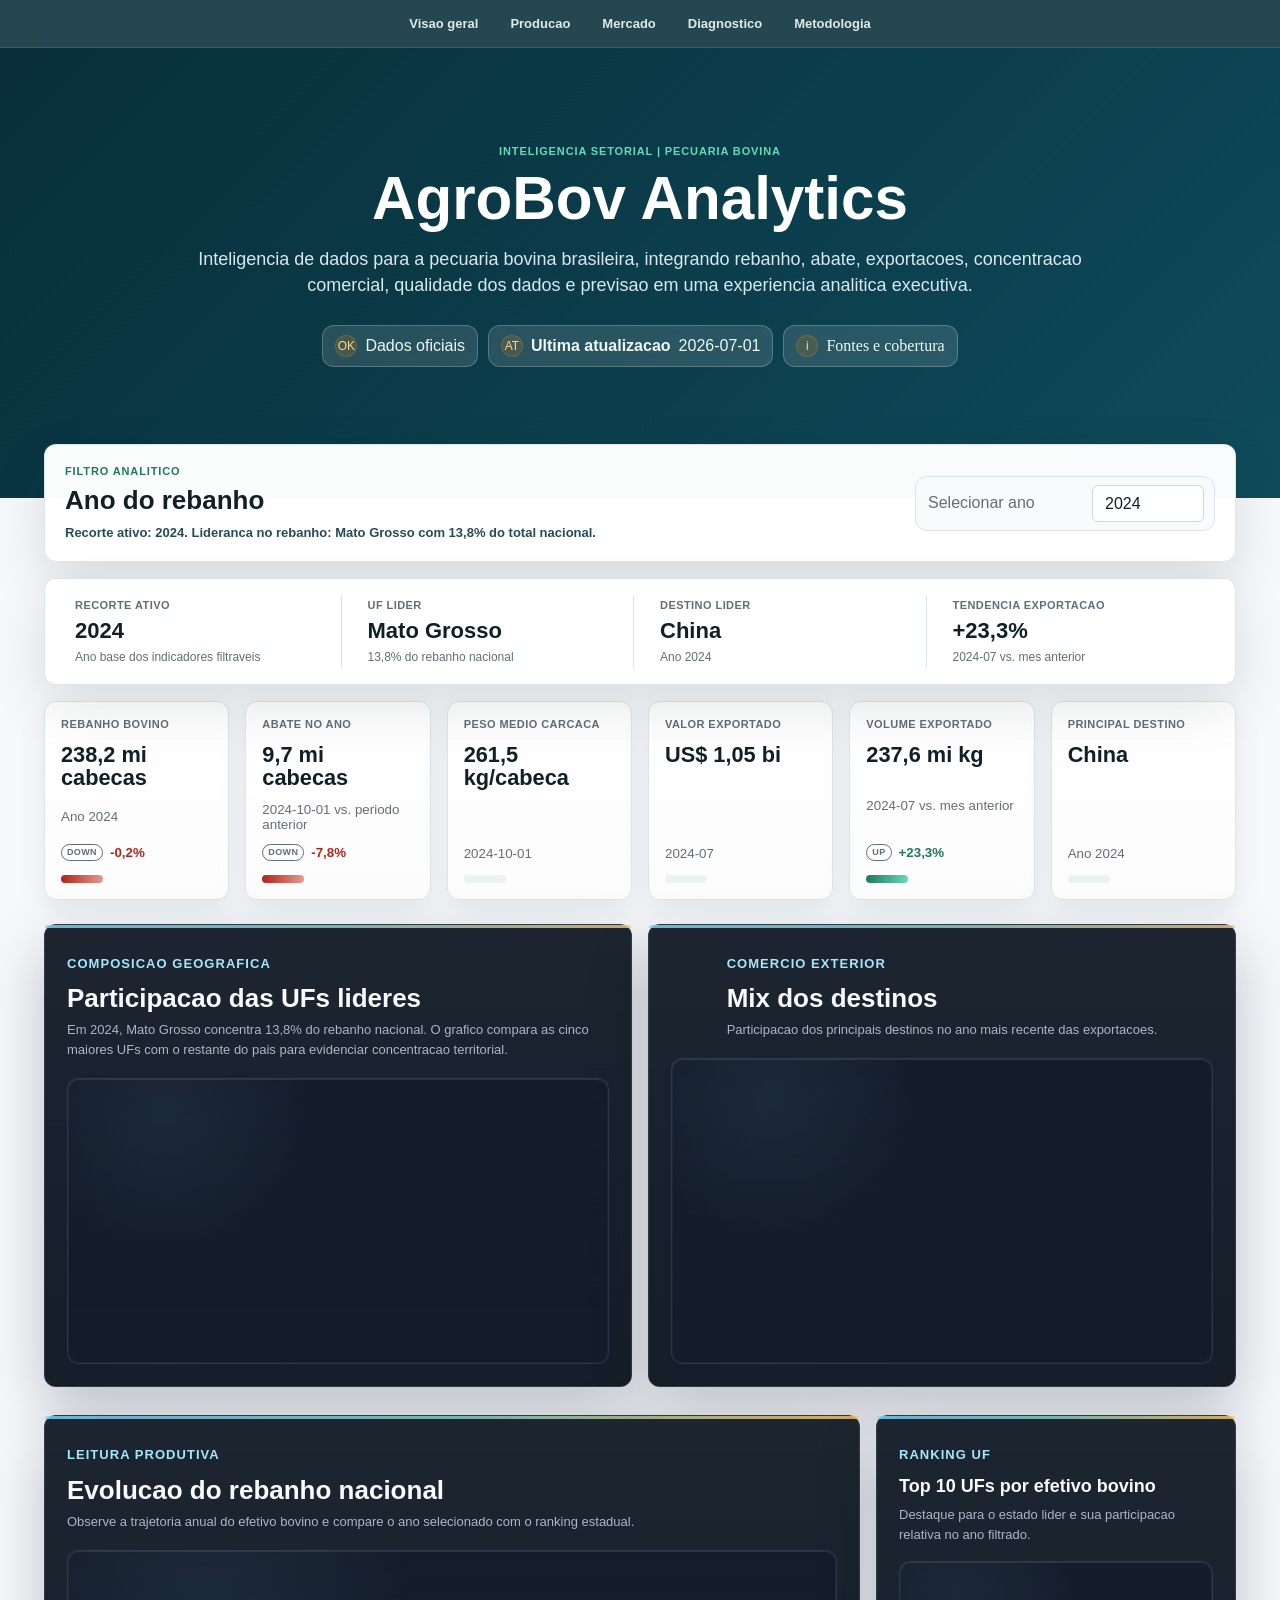
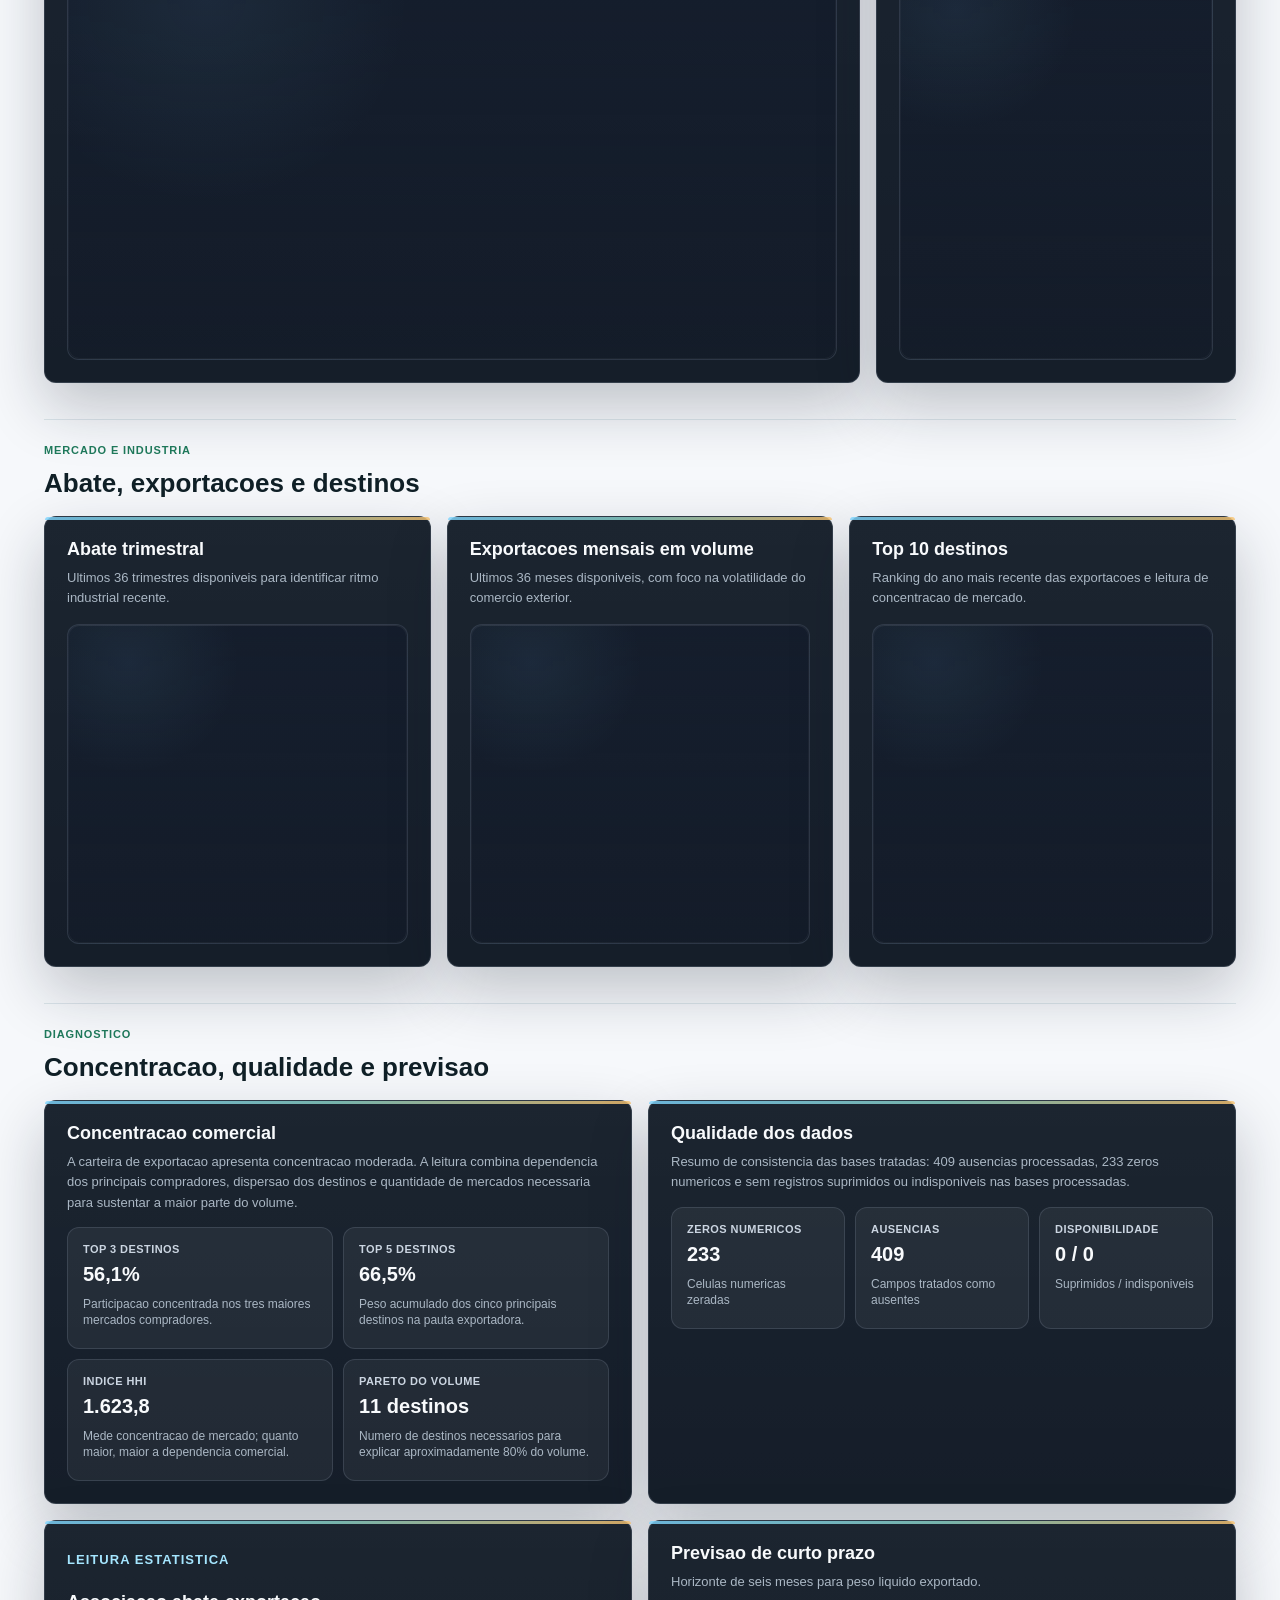
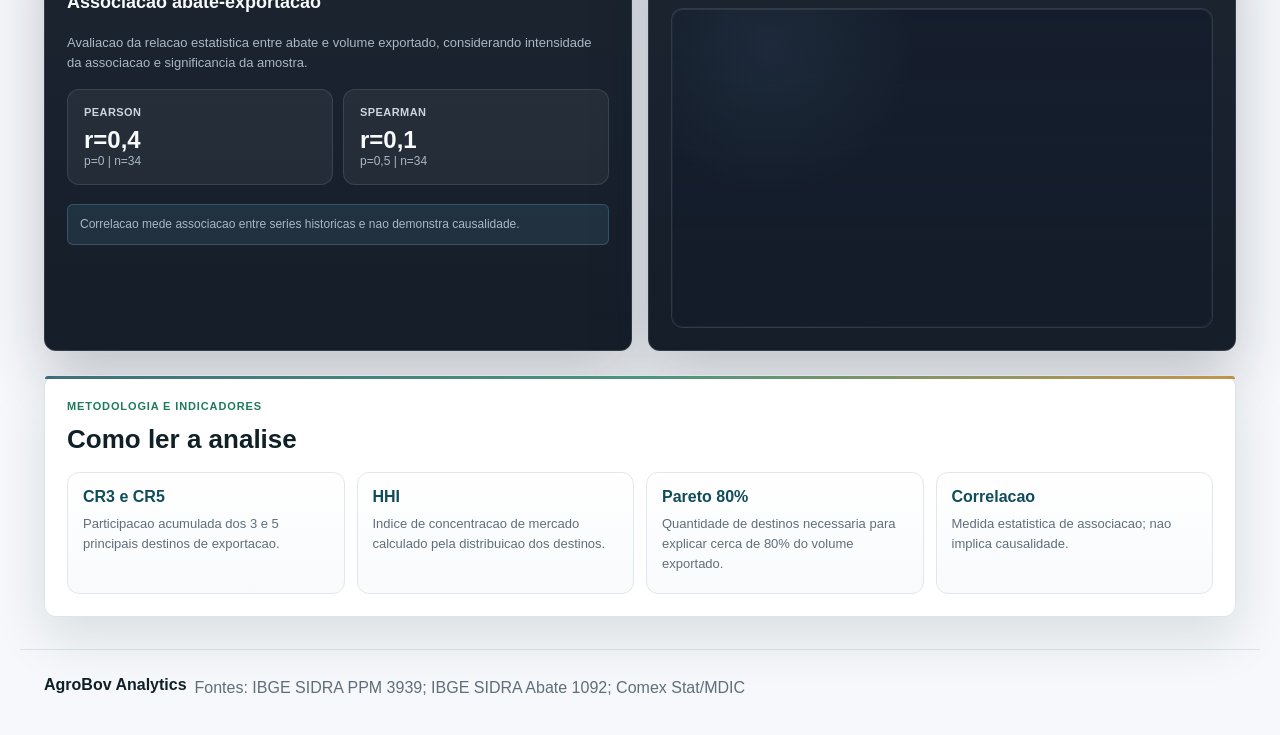
<file: dashboard/index.html>
<!doctype html>
<html lang="pt-BR">
<head>
  <meta charset="utf-8">
  <meta name="viewport" content="width=device-width, initial-scale=1">
  <title>AgroBov Analytics</title>
  <link rel="preconnect" href="https://cdn.jsdelivr.net">
  <link rel="stylesheet" href="assets/css/styles.css?v=95">
  <script src="assets/vendor/chart.umd.js"></script>
</head>
<body>
  <nav class="top-nav" aria-label="Navegacao principal">
    <a href="#overview">Visao geral</a>
    <a href="#production">Producao</a>
    <a href="#market">Mercado</a>
    <a href="#diagnostic">Diagnostico</a>
    <a href="#methodology">Metodologia</a>
  </nav>

  <header class="hero-stage">
    <div class="hero-inner">
      <div class="hero-copy">
        <p class="eyebrow">INTELIGENCIA SETORIAL | PECUARIA BOVINA</p>
        <h1>AgroBov Analytics</h1>
        <p class="hero-lead">Inteligencia de dados para a pecuaria bovina brasileira, integrando rebanho, abate, exportacoes, concentracao comercial, qualidade dos dados e previsao em uma experiencia analitica executiva.</p>
        <div class="trust-bar" aria-label="Cobertura e confiabilidade dos dados">
          <span class="trust-pill"><span class="icon" aria-hidden="true">OK</span> Dados oficiais</span>
          <span class="trust-pill"><span class="icon" aria-hidden="true">AT</span> <strong>Ultima atualizacao</strong> <span id="lastUpdate">carregando</span></span>
          <details class="source-popover">
            <summary><span class="icon" aria-hidden="true">i</span> Fontes e cobertura</summary>
            <div id="sourceDetails" class="source-details">Carregando fontes oficiais.</div>
          </details>
        </div>
      </div>
    </div>
  </header>

  <main id="overview">
    <section class="filter-bar" aria-labelledby="filterTitle">
      <div>
        <p class="eyebrow">Filtro analitico</p>
        <h2 id="filterTitle">Ano do rebanho</h2>
        <p id="filterContext" class="filter-context">O recorte altera os KPIs de rebanho, ranking por UF, donut geografico e destaque na serie historica.</p>
      </div>
      <label class="select-label" for="yearFilter">
        <span>Selecionar ano</span>
        <select id="yearFilter"></select>
      </label>
    </section>

    <section class="hero-metrics" id="heroMetrics" aria-label="Resumo dos destaques do recorte"></section>

    <section class="cards kpi-deck" id="cards" aria-label="Indicadores principais"></section>

    <section class="insight-grid" aria-label="Graficos de composicao">
      <article class="panel spotlight">
        <div>
          <p class="eyebrow">Composicao geografica</p>
          <h2>Participacao das UFs lideres</h2>
          <p id="ufShareDescription">Distribuicao do rebanho bovino entre as principais UFs, com leitura consolidada do restante do pais para avaliar concentracao territorial.</p>
        </div>
        <div class="chart-box donut" data-state="loading"><canvas id="ufShareChart"></canvas></div>
      </article>
      <article class="panel spotlight">
        <div>
          <p class="eyebrow">Comercio exterior</p>
          <h2>Mix dos destinos</h2>
          <p>Participacao dos principais destinos no ano mais recente das exportacoes.</p>
        </div>
        <div class="chart-box donut" data-state="loading"><canvas id="destShareChart"></canvas></div>
      </article>
    </section>

    <section class="showcase" id="production">
      <article class="panel main-chart">
        <div class="panel-head">
          <div>
            <p class="eyebrow">Leitura produtiva</p>
            <h2>Evolucao do rebanho nacional</h2>
            <p>Observe a trajetoria anual do efetivo bovino e compare o ano selecionado com o ranking estadual.</p>
          </div>
        </div>
        <div class="chart-box hero-chart" data-state="loading"><canvas id="herdChart"></canvas></div>
      </article>
      <article class="panel side-chart">
        <p class="eyebrow">Ranking UF</p>
        <h3>Top 10 UFs por efetivo bovino</h3>
        <p>Destaque para o estado lider e sua participacao relativa no ano filtrado.</p>
        <div class="chart-box side" data-state="loading"><canvas id="ufChart"></canvas></div>
      </article>
    </section>

    <section class="section-title" id="market">
      <div>
        <p class="eyebrow">Mercado e industria</p>
        <h2>Abate, exportacoes e destinos</h2>
      </div>
    </section>
    <section class="grid three">
      <article class="panel">
        <h3>Abate trimestral</h3>
        <p>Ultimos 36 trimestres disponiveis para identificar ritmo industrial recente.</p>
        <div class="chart-box small" data-state="loading"><canvas id="slaughterChart"></canvas></div>
      </article>
      <article class="panel">
        <h3>Exportacoes mensais em volume</h3>
        <p>Ultimos 36 meses disponiveis, com foco na volatilidade do comercio exterior.</p>
        <div class="chart-box small" data-state="loading"><canvas id="exportsChart"></canvas></div>
      </article>
      <article class="panel">
        <h3>Top 10 destinos</h3>
        <p>Ranking do ano mais recente das exportacoes e leitura de concentracao de mercado.</p>
        <div class="chart-box small" data-state="loading"><canvas id="destChart"></canvas></div>
      </article>
    </section>

    <section class="section-title" id="diagnostic">
      <div>
        <p class="eyebrow">Diagnostico</p>
        <h2>Concentracao, qualidade e previsao</h2>
      </div>
    </section>
    <section class="grid diagnostic">
      <article class="panel">
        <h3>Concentracao comercial</h3>
        <p id="concentrationDescription">Leitura da dependencia comercial por destino, combinando participacao acumulada dos principais mercados e indice de concentracao.</p>
        <div class="metric-strip" id="concentration"></div>
      </article>
      <article class="panel">
        <h3>Qualidade dos dados</h3>
        <p id="qualityDescription">Monitoramento consolidado das bases tratadas, com foco em completude, ocorrencias numericas e sinais de disponibilidade dos dados oficiais.</p>
        <div class="metric-strip quality" id="quality"></div>
      </article>
      <article class="panel correlation" id="correlation"></article>
      <article class="panel">
        <h3>Previsao de curto prazo</h3>
        <p>Horizonte de seis meses para peso liquido exportado.</p>
        <div class="chart-box small" data-state="loading"><canvas id="forecastChart"></canvas></div>
      </article>
    </section>

    <section class="methodology" id="methodology" aria-labelledby="methodologyTitle">
      <div>
        <p class="eyebrow">Metodologia e indicadores</p>
        <h2 id="methodologyTitle">Como ler a analise</h2>
      </div>
      <div class="method-grid">
        <article><strong>CR3 e CR5</strong><p>Participacao acumulada dos 3 e 5 principais destinos de exportacao.</p></article>
        <article><strong>HHI</strong><p>Indice de concentracao de mercado calculado pela distribuicao dos destinos.</p></article>
        <article><strong>Pareto 80%</strong><p>Quantidade de destinos necessaria para explicar cerca de 80% do volume exportado.</p></article>
        <article><strong>Correlacao</strong><p>Medida estatistica de associacao; nao implica causalidade.</p></article>
      </div>
    </section>
  </main>

  <footer class="footer">
    <div>
      <strong>AgroBov Analytics</strong>
      <p id="footerSources">Fontes: IBGE SIDRA PPM, IBGE SIDRA Abate e Comex Stat/MDIC.</p>
    </div>
  </footer>

  <script src="assets/js/app.js?v=95"></script>
</body>
</html>
</file>
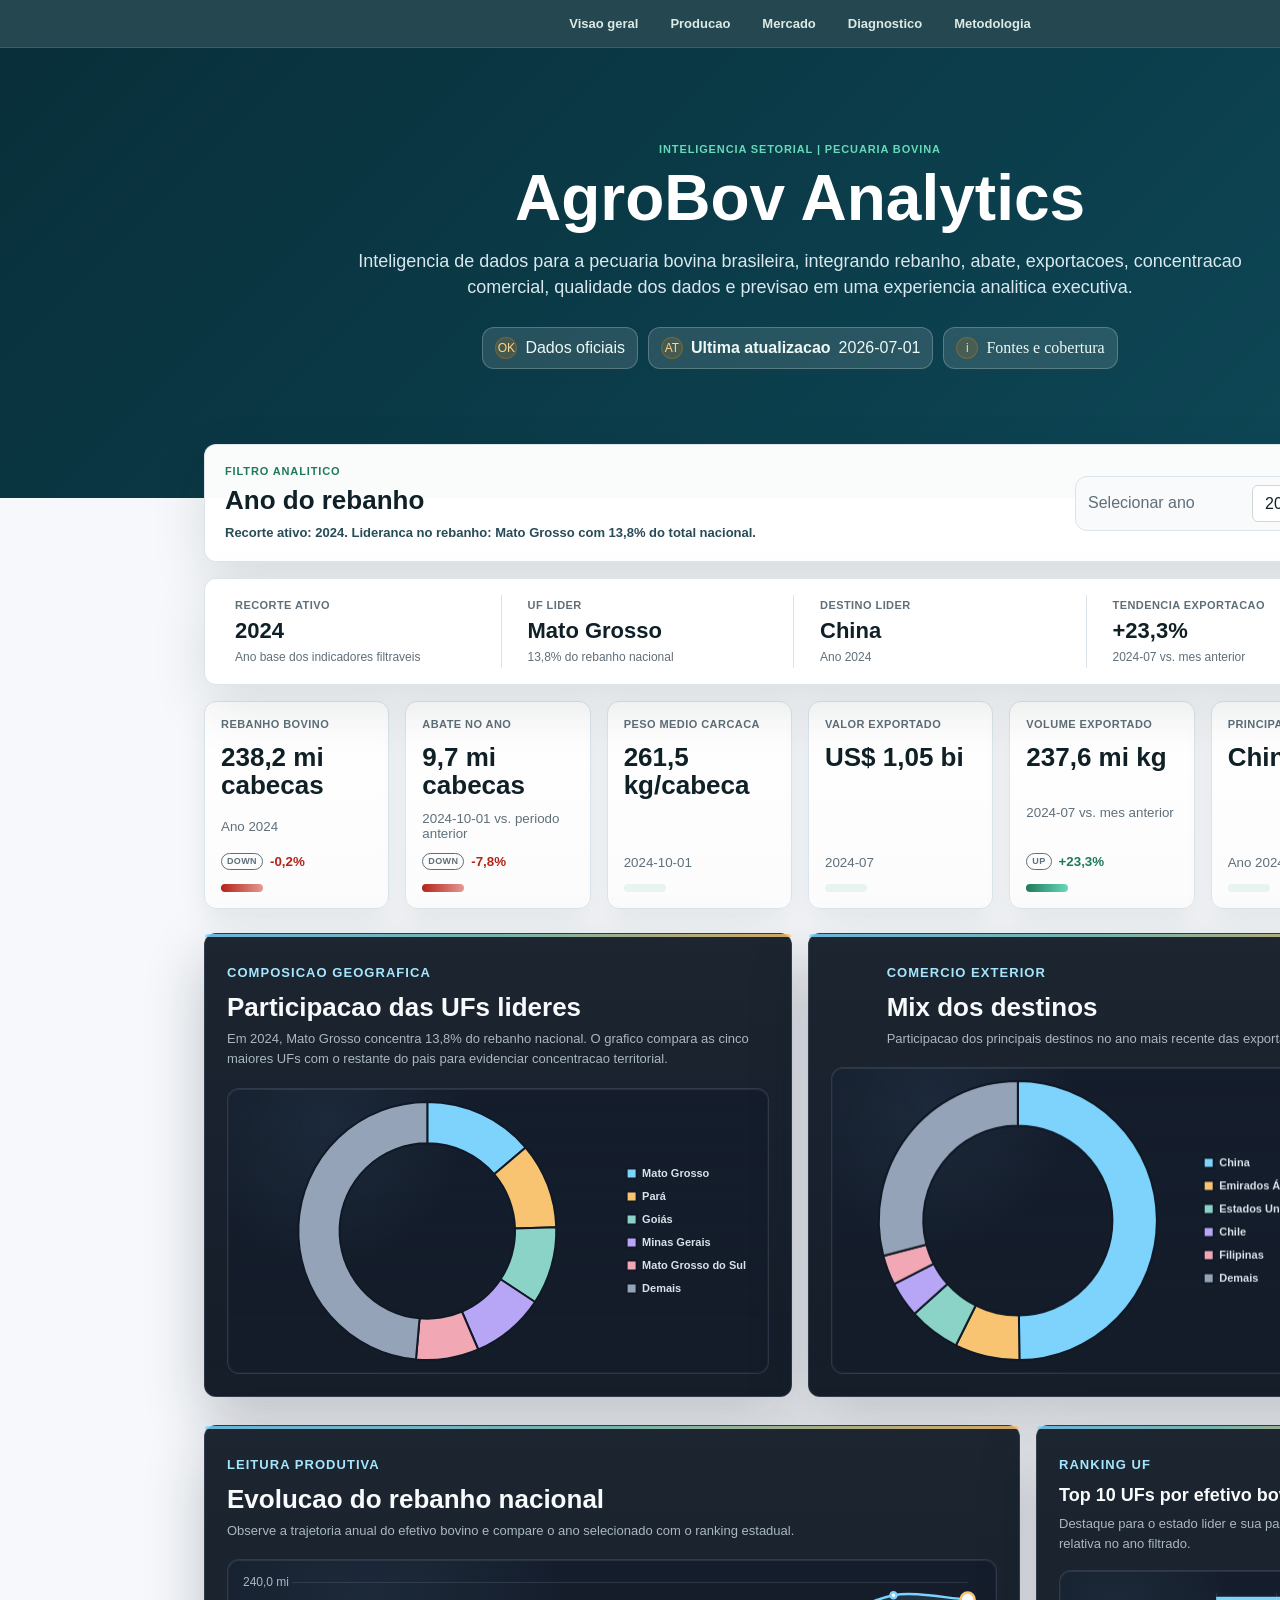
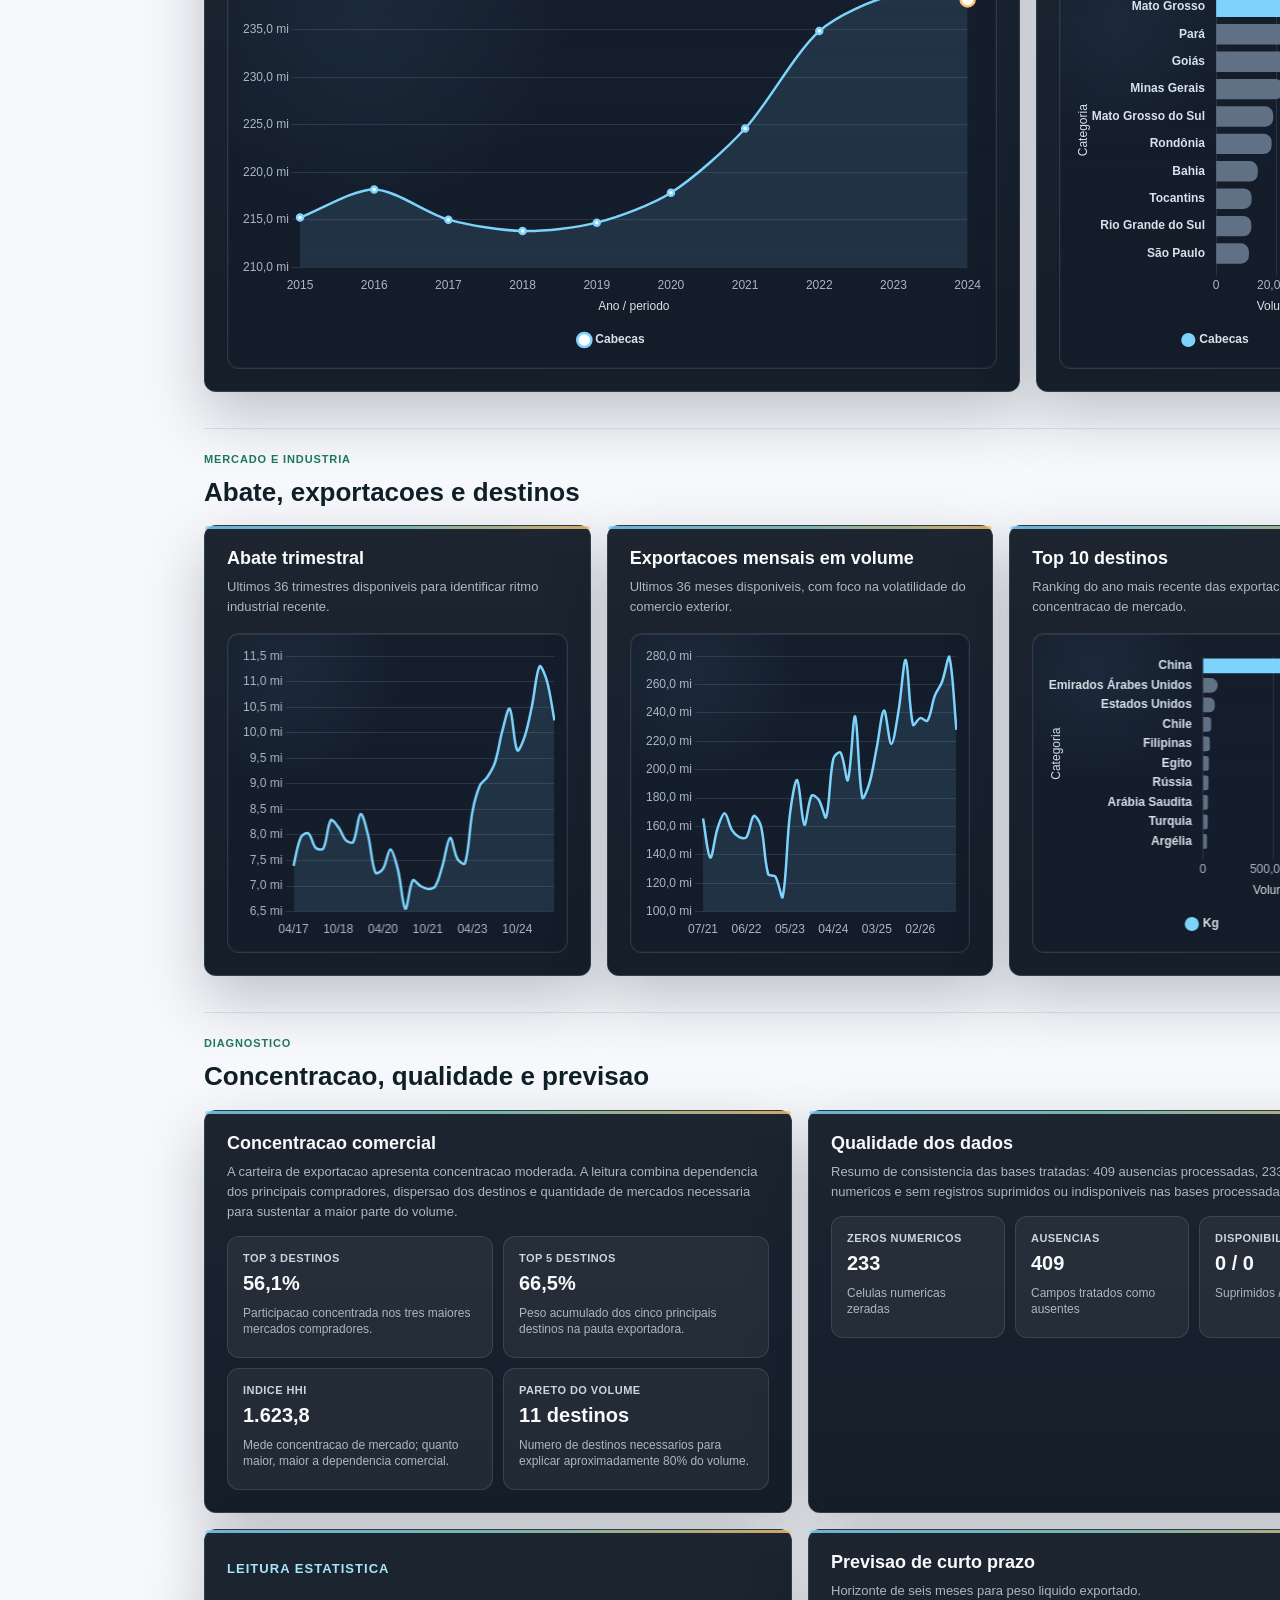
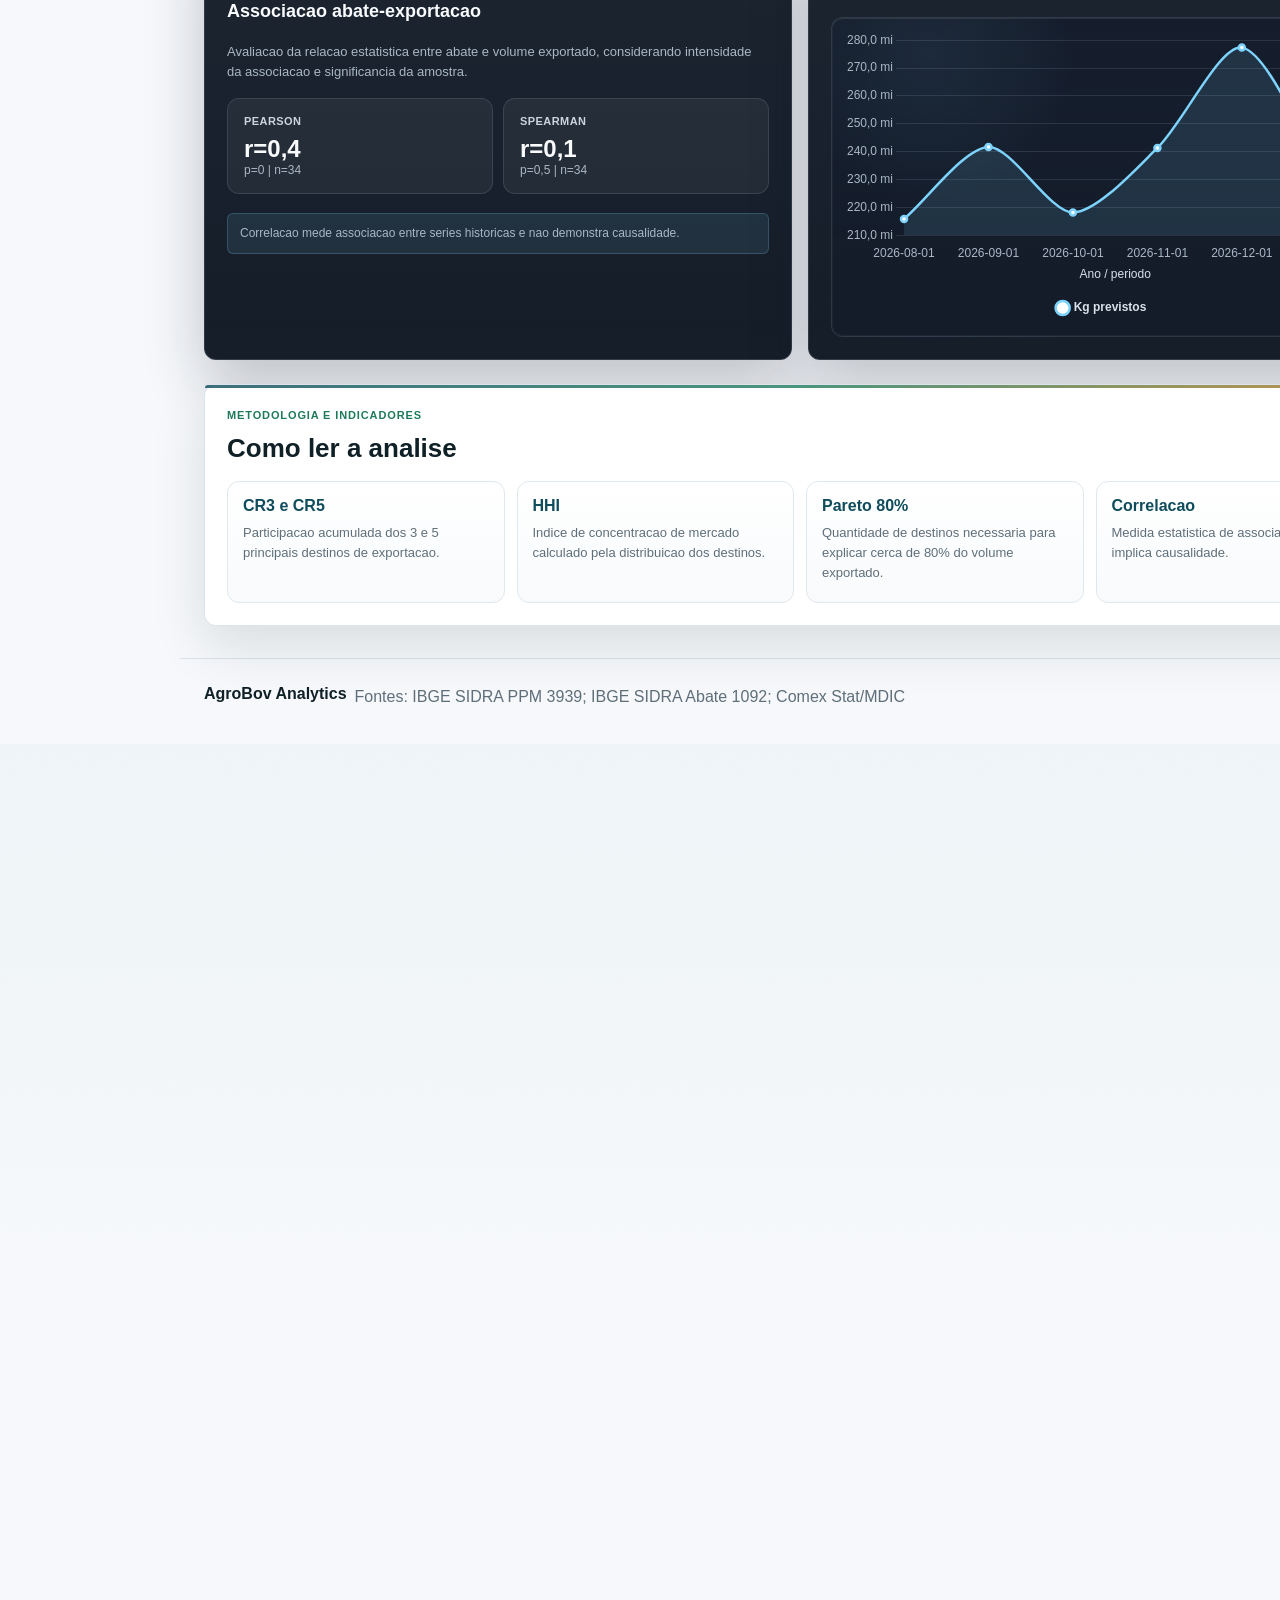
<file: dashboard/capture.html>
<!doctype html>
<html lang="pt-BR">
<head>
  <meta charset="utf-8">
  <meta name="viewport" content="width=device-width, initial-scale=1">
  <title>AgroBov Analytics - Capture</title>
  <style>
    html,
    body {
      background: #f6f8fb;
      height: 100%;
      margin: 0;
      overflow: hidden;
      width: 100%;
    }

    iframe {
      border: 0;
      height: 5200px;
      left: 0;
      position: absolute;
      top: 0;
      transform: translateY(calc(var(--offset, 0) * -1px));
      width: 1600px;
    }
  </style>
</head>
<body>
  <iframe id="frame" src="index.html?fresh=capture-local"></iframe>
  <script>
    const params = new URLSearchParams(location.search);
    document.documentElement.style.setProperty("--offset", params.get("offset") || "0");
  </script>
</body>
</html>
</file>
<file: dashboard/assets/css/styles.css>
:root {
  color-scheme: light;
  --bg: #f6f8fb;
  --surface: #ffffff;
  --surface-soft: #f8fafc;
  --ink: #102027;
  --muted: #5f6f7a;
  --line: #dbe4ea;
  --deep: #082f3a;
  --petrol: #0f4c5c;
  --green: #1f7a5c;
  --green-soft: #e8f4ef;
  --gold: #b7791f;
  --red: #b42318;
  --blue: #2563eb;
  --violet: #6d28d9;
  --cyan: #0e7490;
  --dark-panel: #101925;
  --dark-panel-2: #172436;
  --dark-line: rgba(148, 163, 184, .20);
  --dark-text: #f8fafc;
  --dark-muted: #aab7c4;
  --accent-blue: #7dd3fc;
  --accent-orange: #f8c471;
  --accent-pink: #8bd3c7;
  --radius: 12px;
  --radius-sm: 6px;
  --space: 16px;
  --shadow: 0 20px 54px rgba(18, 32, 27, .12);
  --shadow-soft: 0 10px 28px rgba(18, 32, 27, .08);
  --font: "Segoe UI", Inter, Manrope, Arial, sans-serif;
}

* { box-sizing: border-box; }

html { scroll-behavior: smooth; }

body {
  background:
    linear-gradient(180deg, #eef4f7 0, var(--bg) 520px),
    var(--bg);
  color: var(--ink);
  font-family: var(--font);
  margin: 0;
}

body,
button,
select { font: inherit; }

h1,
h2,
h3,
strong,
span,
p,
a,
small,
label,
select {
  font-family: var(--font);
}

a { color: inherit; text-decoration: none; }

.top-nav {
  align-items: center;
  backdrop-filter: blur(16px);
  background: rgba(8, 47, 58, .88);
  border-bottom: 1px solid rgba(255, 255, 255, .12);
  color: #dcebe6;
  display: flex;
  gap: 8px;
  justify-content: center;
  left: 0;
  min-height: 48px;
  padding: 8px 16px;
  position: sticky;
  right: 0;
  top: 0;
  z-index: 20;
}

.top-nav a {
  border-radius: 999px;
  color: #dcebe6;
  font-size: 13px;
  font-weight: 700;
  padding: 8px 12px;
  transition: background .18s ease, color .18s ease;
}

.top-nav a:hover,
.top-nav a:focus-visible {
  background: rgba(255, 255, 255, .12);
  color: #ffffff;
}

button,
select,
summary { outline-color: transparent; }

:focus-visible {
  outline: 3px solid rgba(185, 138, 61, .42);
  outline-offset: 3px;
}

.hero-stage {
  background:
    linear-gradient(135deg, rgba(8, 47, 58, .98), rgba(15, 76, 92, .96)),
    var(--deep);
  color: white;
  padding: 42px 24px 78px;
}

.hero-inner,
main,
.footer {
  margin: 0 auto;
  max-width: 1240px;
}

.hero-inner {
  align-items: center;
  display: flex;
  justify-content: center;
  min-height: 330px;
  text-align: center;
}

.hero-copy {
  align-self: center;
  margin: 0 auto;
  max-width: 980px;
}

.eyebrow,
.section-kicker {
  color: #66d9b8;
  font-size: 11px;
  font-weight: 800;
  letter-spacing: .08em;
  margin: 0 0 10px;
  text-transform: uppercase;
}

h1,
h2,
h3,
p { margin: 0; }

h1 {
  font-size: clamp(42px, 4.7vw, 64px);
  font-weight: 800;
  letter-spacing: 0;
  line-height: .96;
  margin-bottom: 18px;
}

h2 { font-size: 26px; line-height: 1.12; }
h3 { font-size: 18px; line-height: 1.22; }

p {
  color: var(--muted);
  line-height: 1.55;
}

.hero-lead {
  color: #d8e8ee;
  font-size: 18px;
  line-height: 1.48;
  margin: 0 auto;
  max-width: 900px;
}

.trust-bar {
  align-items: center;
  display: flex;
  flex-wrap: wrap;
  gap: 10px;
  justify-content: center;
  margin-top: 26px;
}

.trust-pill,
.source-popover summary {
  align-items: center;
  background: rgba(255, 255, 255, .12);
  border: 1px solid rgba(255, 255, 255, .22);
  border-radius: var(--radius);
  color: #eef8f4;
  display: inline-flex;
  gap: 8px;
  min-height: 40px;
  padding: 9px 12px;
}

.icon {
  align-items: center;
  background: rgba(183, 121, 31, .22);
  border: 1px solid rgba(183, 121, 31, .38);
  border-radius: 999px;
  color: #ffd38a;
  display: inline-flex;
  font-size: 12px;
  height: 22px;
  justify-content: center;
  width: 22px;
}

.source-popover {
  position: relative;
}

.source-popover summary {
  cursor: pointer;
  list-style: none;
}

.source-popover summary::-webkit-details-marker { display: none; }

.source-details {
  background: var(--surface);
  border: 1px solid var(--line);
  border-radius: var(--radius);
  box-shadow: var(--shadow);
  color: var(--ink);
  line-height: 1.5;
  margin-top: 10px;
  min-width: min(440px, 86vw);
  padding: 16px;
  position: absolute;
  z-index: 5;
}

.source-details span {
  display: block;
  margin-top: 6px;
}

.brief-card,
.filter-bar,
.hero-metrics,
.panel,
.methodology {
  background: rgba(255, 255, 255, .98);
  border: 1px solid rgba(219, 228, 234, .95);
  border-radius: var(--radius);
  box-shadow: var(--shadow);
}

.brief-card {
  color: var(--ink);
  padding: 24px;
}

.brief-card,
.panel,
.methodology,
.filter-bar,
.hero-metrics {
  position: relative;
}

.brief-card::before,
.panel::before,
.methodology::before {
  background: linear-gradient(90deg, var(--petrol), var(--green), var(--gold));
  border-radius: var(--radius) var(--radius) 0 0;
  content: "";
  height: 3px;
  inset: 0 0 auto;
  opacity: .8;
  position: absolute;
}

.brief-card h2 { margin-bottom: 16px; }

.brief-card .section-kicker { color: var(--green); }

main {
  margin-top: -54px;
  padding: 0 24px 32px;
}

main > section {
  width: 100%;
}

.hero-metrics {
  display: grid;
  gap: 12px;
  grid-template-columns: repeat(4, minmax(0, 1fr));
  margin-bottom: 16px;
  padding: 16px;
}

.hero-metric {
  border-right: 1px solid var(--line);
  min-width: 0;
  padding: 4px 14px;
}

.hero-metric:last-child { border-right: 0; }

.hero-metric span {
  color: var(--muted);
  display: block;
  font-size: 11px;
  font-weight: 800;
  letter-spacing: .04em;
  text-transform: uppercase;
}

.hero-metric strong {
  color: var(--ink);
  display: block;
  font-size: 22px;
  line-height: 1.12;
  margin-top: 8px;
}

.hero-metric small {
  color: var(--muted);
  display: block;
  font-size: 12px;
  margin-top: 6px;
}

.filter-bar {
  align-items: center;
  display: flex;
  justify-content: space-between;
  gap: 20px;
  margin-bottom: 16px;
  padding: 18px 20px;
}

.filter-bar .eyebrow { color: var(--green); margin-bottom: 6px; }

.filter-context {
  color: #274b57;
  font-size: 13px;
  font-weight: 650;
  margin-top: 8px;
}

.select-label {
  align-items: center;
  background: var(--surface-soft);
  border: 1px solid var(--line);
  border-radius: var(--radius);
  color: var(--muted);
  display: flex;
  gap: 12px;
  min-width: 300px;
  justify-content: space-between;
  padding: 8px 10px 8px 12px;
}

select {
  appearance: none;
  background: var(--surface);
  border: 1px solid #cdd9d2;
  border-radius: var(--radius-sm);
  color: var(--ink);
  cursor: pointer;
  min-width: 112px;
  padding: 9px 32px 9px 12px;
}

select:hover,
.select-label:hover { border-color: #b8c9c0; }

.kpi-deck {
  display: grid;
  gap: 16px;
  grid-template-columns: repeat(6, minmax(0, 1fr));
  margin-bottom: 24px;
}

.insight-grid {
  display: grid;
  gap: 16px;
  grid-template-columns: repeat(2, minmax(0, 1fr));
  margin-bottom: 28px;
  align-items: stretch;
}

.spotlight {
  display: grid;
  gap: 18px;
  grid-template-columns: minmax(0, .85fr) minmax(220px, .65fr);
  align-items: center;
}

.card {
  background: linear-gradient(180deg, #ffffff, #fbfcfb);
  border: 1px solid var(--line);
  border-radius: var(--radius);
  box-shadow: var(--shadow-soft);
  display: flex;
  flex-direction: column;
  min-height: 166px;
  min-width: 0;
  padding: 16px;
  transition: transform .18s ease, box-shadow .18s ease, border-color .18s ease;
}

.card::after {
  background: var(--green-soft);
  border-radius: 999px;
  content: "";
  height: 8px;
  margin-top: 14px;
  width: 42px;
}

.card.trend-up::after { background: linear-gradient(90deg, var(--green), #66d9b8); }
.card.trend-down::after { background: linear-gradient(90deg, var(--red), #e39a92); }

.card:hover {
  border-color: #bfd0da;
  box-shadow: var(--shadow);
  transform: translateY(-2px);
}

.card span,
.metric-strip span {
  color: var(--muted);
  display: block;
  font-size: 11px;
  font-weight: 800;
  letter-spacing: .04em;
  text-transform: uppercase;
}

.card strong {
  color: var(--ink);
  display: block;
  font-size: clamp(20px, 1.7vw, 26px);
  font-weight: 850;
  line-height: 1.08;
  margin-top: 13px;
  overflow-wrap: normal;
  word-break: normal;
}

.card small {
  color: var(--muted);
  display: block;
  margin-top: auto;
  padding-top: 12px;
}

.delta {
  align-items: center;
  color: var(--green) !important;
  display: inline-flex !important;
  font-weight: 850;
  gap: 7px;
}

.delta.negative { color: var(--red) !important; }
.delta.neutral { color: #68756f !important; }

.delta span {
  border: 1px solid currentColor;
  border-radius: 999px;
  font-size: 9px;
  letter-spacing: .04em;
  line-height: 1;
  padding: 3px 5px;
}

.showcase,
.grid {
  display: grid;
  gap: 16px;
  align-items: stretch;
}

.showcase {
  grid-template-columns: minmax(0, 1.45fr) minmax(360px, .55fr);
  margin-bottom: 26px;
}

.panel,
.methodology {
  display: flex;
  flex-direction: column;
  min-width: 0;
  padding: 22px;
}

.showcase .panel,
.grid.three .panel,
.grid.diagnostic .panel,
.insight-grid .panel {
  background:
    linear-gradient(180deg, rgba(255, 255, 255, .05), rgba(255, 255, 255, .018)),
    var(--dark-panel);
  border-color: var(--dark-line);
  box-shadow: 0 24px 60px rgba(15, 23, 42, .24);
  color: var(--dark-text);
}

.showcase .panel::before,
.grid.three .panel::before,
.grid.diagnostic .panel::before,
.insight-grid .panel::before {
  background: linear-gradient(90deg, var(--accent-blue), #8bd3c7, var(--accent-orange));
  opacity: .82;
}

.showcase .panel h2,
.showcase .panel h3,
.grid.three .panel h2,
.grid.three .panel h3,
.grid.diagnostic .panel h2,
.grid.diagnostic .panel h3,
.insight-grid .panel h2,
.insight-grid .panel h3 {
  color: var(--dark-text);
}

.showcase .panel p,
.grid.three .panel p,
.grid.diagnostic .panel p,
.insight-grid .panel p {
  color: var(--dark-muted);
}

.showcase .panel .eyebrow,
.grid.three .panel .eyebrow,
.grid.diagnostic .panel .eyebrow,
.insight-grid .panel .eyebrow {
  color: #a5e6ff;
}

.panel p {
  font-size: 13px;
  margin-top: 7px;
}

.panel-head {
  margin-bottom: 2px;
}

.panel .eyebrow { color: var(--green); }

.chart-box {
  flex: 1 1 auto;
  height: 320px;
  margin-top: 16px;
  position: relative;
  width: 100%;
}

.showcase .chart-box,
.grid.three .chart-box,
.grid.diagnostic .chart-box,
.insight-grid .chart-box {
  background:
    radial-gradient(circle at 18% 12%, rgba(125, 211, 252, .07), transparent 28%),
    linear-gradient(180deg, rgba(15, 23, 42, .44), rgba(15, 23, 42, .18));
  border: 1px solid var(--dark-line);
  border-radius: var(--radius);
  box-shadow: inset 0 1px 0 rgba(255, 255, 255, .05);
  padding: 12px;
}

.chart-box::after {
  border: 1px solid rgba(255, 255, 255, .04);
  border-radius: var(--radius);
  content: "";
  inset: 0;
  pointer-events: none;
  position: absolute;
}

.chart-box.hero-chart { height: 410px; }
.chart-box.side { height: 300px; }
.chart-box.small { height: 320px; }
.chart-box.donut { height: 286px; margin-top: 0; }

.chart-box[data-state="loading"]::before,
.chart-box[data-state="empty"]::before,
.chart-box[data-state="error"]::before {
  align-items: center;
  background: var(--surface-soft);
  border: 1px dashed #cbd8d0;
  border-radius: var(--radius);
  color: var(--muted);
  content: attr(data-message);
  display: flex;
  inset: 0;
  justify-content: center;
  position: absolute;
  z-index: 1;
}

.section-title {
  align-items: end;
  border-top: 1px solid var(--line);
  display: flex;
  justify-content: space-between;
  margin: 36px 0 18px;
  padding-top: 22px;
}

.section-title .eyebrow { color: var(--green); }

.grid { margin-bottom: 24px; }
.grid.three { grid-template-columns: repeat(3, minmax(0, 1fr)); }
.grid.diagnostic { grid-template-columns: repeat(2, minmax(0, 1fr)); }

.metric-strip {
  display: grid;
  gap: 10px;
  grid-template-columns: repeat(2, minmax(0, 1fr));
  margin-top: 14px;
  align-items: stretch;
}

.quality { grid-template-columns: repeat(3, minmax(0, 1fr)); }

.metric-strip > div,
.method-grid article {
  background: linear-gradient(180deg, #ffffff, var(--surface-soft));
  border: 1px solid #e0e8ee;
  border-radius: var(--radius);
  min-height: 122px;
  padding: 15px;
}

.grid.diagnostic .metric-strip > div,
.grid.diagnostic .stat-card {
  background: rgba(255, 255, 255, .055);
  border-color: var(--dark-line);
}

.grid.diagnostic .metric-strip span,
.grid.diagnostic .stat-card span {
  color: #cbd5e1;
}

.grid.diagnostic .metric-strip strong,
.grid.diagnostic .stat-card strong {
  color: var(--dark-text);
}

.grid.diagnostic .metric-strip small,
.grid.diagnostic .stat-card small {
  color: var(--dark-muted);
}

.metric-strip strong {
  color: var(--ink);
  display: block;
  font-size: 20px;
  margin-top: 8px;
}

.metric-strip small {
  color: var(--muted);
  display: block;
  font-size: 12px;
  line-height: 1.35;
  margin-top: 10px;
}

.correlation {
  align-content: start;
  display: grid;
  gap: 12px;
}

.correlation p { font-size: 13px; }

.stat-grid {
  display: grid;
  gap: 10px;
  grid-template-columns: repeat(2, minmax(0, 1fr));
  margin-top: 4px;
}

.stat-card {
  background: linear-gradient(180deg, #ffffff, var(--surface-soft));
  border: 1px solid #e0e8ee;
  border-radius: var(--radius);
  padding: 16px;
}

.stat-card span {
  color: var(--muted);
  display: block;
  font-size: 11px;
  font-weight: 800;
  letter-spacing: .04em;
  text-transform: uppercase;
}

.stat-card strong {
  color: var(--petrol);
  display: block;
  font-size: 24px;
  margin-top: 8px;
}

.stat-card small,
.method-note {
  color: var(--muted);
  display: block;
  font-size: 12px !important;
}

.method-note {
  background: rgba(125, 211, 252, .10);
  border: 1px solid rgba(125, 211, 252, .22);
  border-radius: var(--radius-sm);
  padding: 10px 12px;
}

.summary ul {
  display: grid;
  gap: 10px;
  list-style: none;
  margin: 0;
  padding: 0;
}

.summary li {
  background: linear-gradient(180deg, #ffffff, var(--surface-soft));
  border: 1px solid #e0e8ee;
  border-left: 4px solid var(--gold);
  border-radius: var(--radius-sm);
  color: #26342f;
  font-size: 14px;
  line-height: 1.42;
  padding: 12px;
}

.summary strong { color: var(--deep); font-weight: 850; }

.methodology {
  display: grid;
  gap: 18px;
  margin-top: 6px;
}

.methodology .eyebrow { color: var(--green); }

.method-grid {
  display: grid;
  gap: 12px;
  grid-template-columns: repeat(4, minmax(0, 1fr));
}

.method-grid strong {
  color: var(--petrol);
  display: block;
  margin-bottom: 8px;
}

.method-grid p { font-size: 13px; }

.footer {
  align-items: center;
  border-top: 1px solid var(--line);
  color: var(--muted);
  display: flex;
  gap: 20px;
  justify-content: space-between;
  padding: 26px 24px 34px;
}

.footer strong {
  color: var(--ink);
  display: block;
  margin-bottom: 6px;
}

.footer div:last-child {
  display: flex;
  flex-wrap: wrap;
  gap: 8px;
  justify-content: flex-end;
}

.footer span {
  background: var(--surface);
  border: 1px solid var(--line);
  border-radius: var(--radius-sm);
  padding: 8px 10px;
}

canvas {
  display: block;
  height: 100% !important;
  width: 100% !important;
}

@media (max-width: 1120px) {
  .hero-inner,
  .showcase,
  .grid.three,
  .insight-grid,
  .hero-metrics,
  .method-grid { grid-template-columns: repeat(2, minmax(0, 1fr)); }
  .kpi-deck { grid-template-columns: repeat(3, minmax(0, 1fr)); }
  .hero-metric:nth-child(2) { border-right: 0; }
  .spotlight { grid-template-columns: 1fr; }
  main { margin-top: -48px; }
  .chart-box.hero-chart { height: 360px; }
}

@media (max-width: 920px) {
  .kpi-deck { grid-template-columns: repeat(2, minmax(0, 1fr)); }
  .grid.diagnostic { grid-template-columns: 1fr; }
}

@media (max-width: 760px) {
  .top-nav {
    justify-content: flex-start;
    overflow-x: auto;
  }
  .hero-stage { padding: 26px 14px 62px; }
  .hero-inner { min-height: auto; }
  .hero-inner,
  .showcase,
  .grid.three,
  .grid.diagnostic,
  .kpi-deck,
  .insight-grid,
  .hero-metrics,
  .method-grid,
  .metric-strip,
  .stat-grid,
  .quality {
    grid-template-columns: 1fr;
  }
  main { margin-top: -34px; padding: 0 14px 24px; }
  .filter-bar,
  .section-title,
  .footer {
    align-items: stretch;
    flex-direction: column;
  }
  .select-label { justify-content: space-between; }
  .hero-metric {
    border-right: 0;
    border-bottom: 1px solid var(--line);
    padding: 10px 4px;
  }
  .hero-metric:last-child { border-bottom: 0; }
  .source-details {
    left: 0;
    min-width: calc(100vw - 28px);
  }
  .chart-box,
  .chart-box.hero-chart,
  .chart-box.side,
  .chart-box.small,
  .chart-box.donut { height: 300px; }
}
</file>
